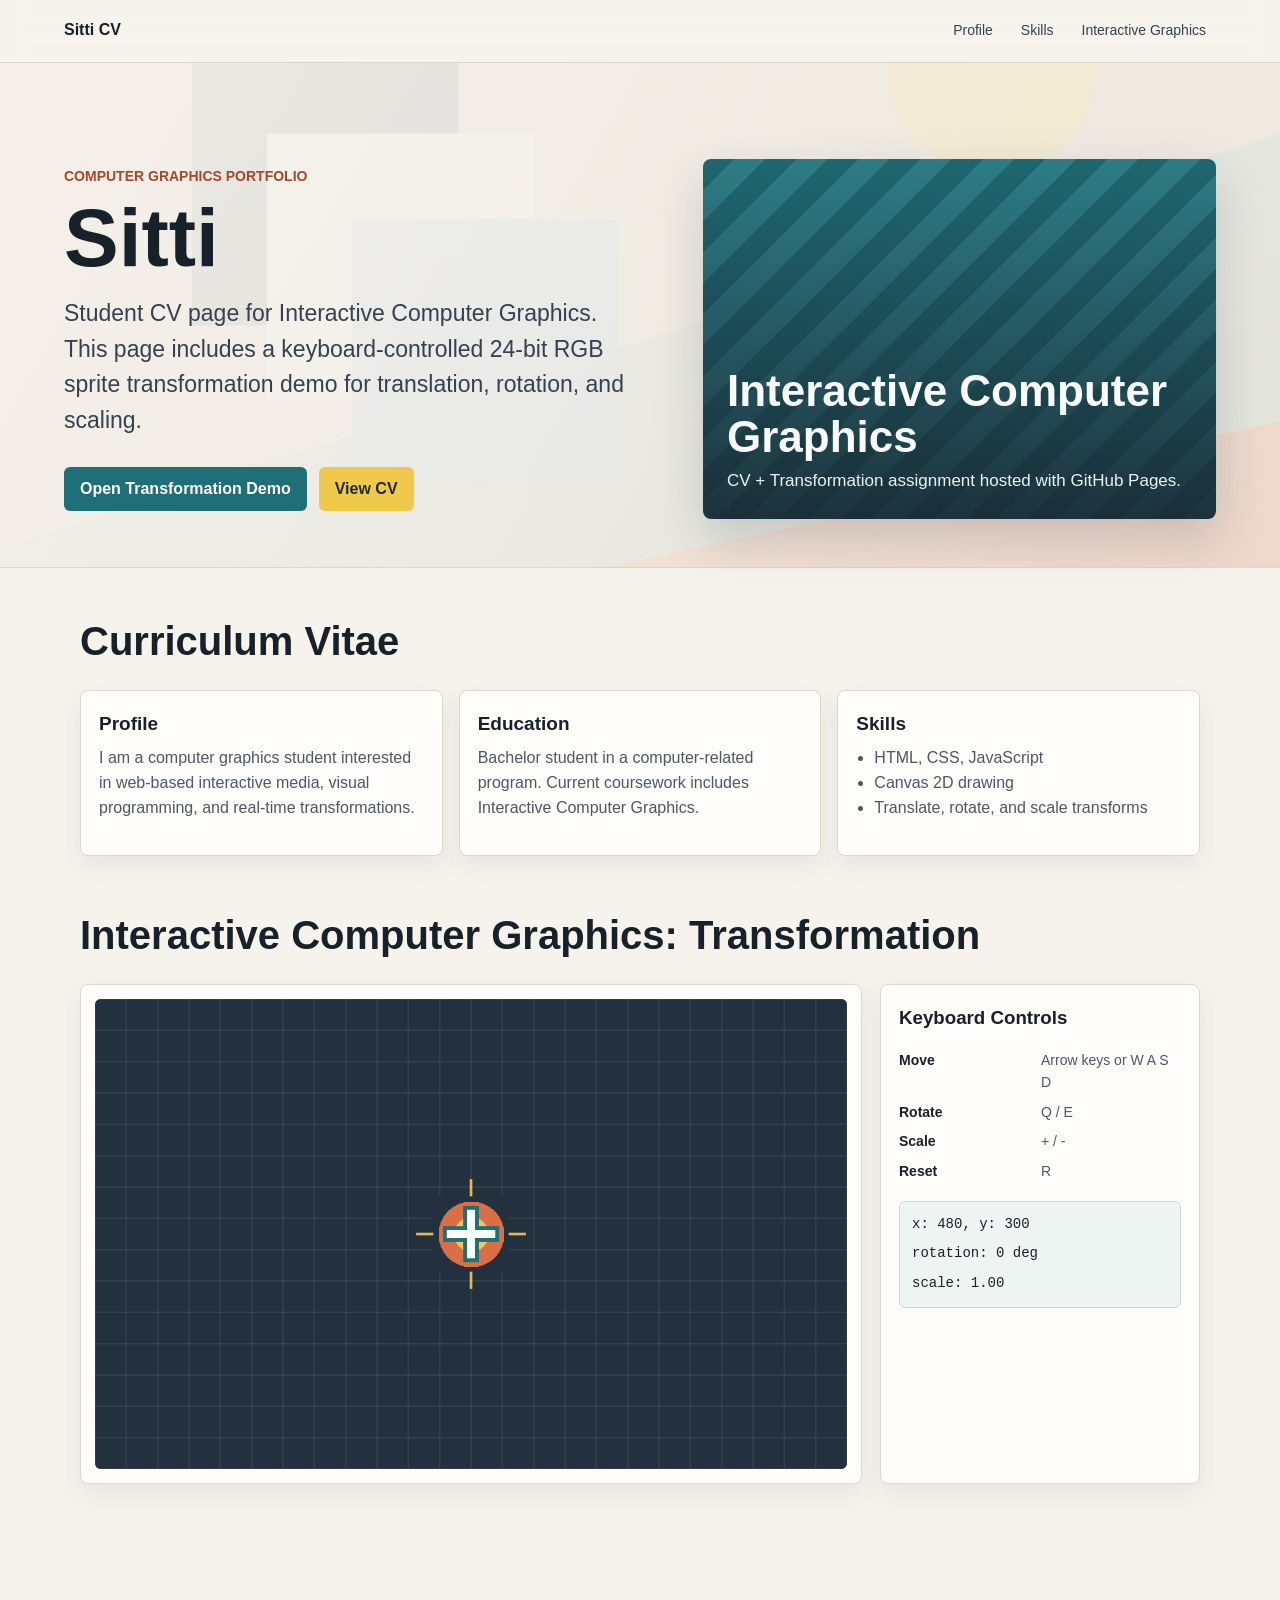
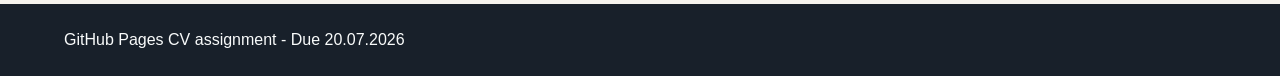
<file: index.html>
<!doctype html>
<html lang="en">
<head>
  <meta charset="utf-8">
  <meta name="viewport" content="width=device-width, initial-scale=1">
  <title>Sitti CV | Interactive Computer Graphics</title>
  <style>
    * {
      box-sizing: border-box;
    }

    html {
      scroll-behavior: smooth;
    }

    body {
      margin: 0;
      color: #18202a;
      background: #f6f3ed;
      font-family: Arial, Helvetica, sans-serif;
      line-height: 1.55;
    }

    .page {
      min-height: 100vh;
    }

    .topbar {
      position: sticky;
      top: 0;
      z-index: 10;
      display: flex;
      align-items: center;
      justify-content: space-between;
      gap: 16px;
      padding: 14px clamp(18px, 5vw, 64px);
      background: rgba(246, 243, 237, 0.92);
      border-bottom: 1px solid #ded7cb;
      backdrop-filter: blur(12px);
    }

    .brand {
      font-weight: 800;
      letter-spacing: 0;
    }

    .nav {
      display: flex;
      gap: 8px;
      flex-wrap: wrap;
      justify-content: flex-end;
    }

    .nav a {
      color: #36414f;
      text-decoration: none;
      font-size: 14px;
      padding: 6px 10px;
      border-radius: 6px;
    }

    .nav a:hover,
    .nav a:focus-visible {
      background: #e8e1d6;
      outline: none;
    }

    .hero {
      display: grid;
      grid-template-columns: minmax(0, 1.05fr) minmax(300px, 0.95fr);
      gap: clamp(28px, 6vw, 72px);
      align-items: center;
      padding: clamp(42px, 8vw, 96px) clamp(18px, 5vw, 64px) 48px;
      background:
        linear-gradient(120deg, rgba(246, 243, 237, 0.94), rgba(246, 243, 237, 0.72)),
        url("data:image/svg+xml,%3Csvg xmlns='http://www.w3.org/2000/svg' width='1200' height='800' viewBox='0 0 1200 800'%3E%3Crect width='1200' height='800' fill='%23d6c8b7'/%3E%3Cg opacity='.62'%3E%3Cpath d='M0 620L1200 230v570H0z' fill='%2399b6a8'/%3E%3Cpath d='M0 760L1200 500v300H0z' fill='%23d86f45'/%3E%3Ccircle cx='930' cy='170' r='98' fill='%23f3c94b'/%3E%3Cpath d='M180 160h250v250H180z' fill='%23314454'/%3E%3Cpath d='M250 230h250v250H250z' fill='%23f2efe9'/%3E%3Cpath d='M330 310h250v250H330z' fill='%238fb3d9'/%3E%3C/g%3E%3C/svg%3E");
      background-size: cover;
      background-position: center;
      border-bottom: 1px solid #ded7cb;
    }

    .eyebrow {
      margin: 0 0 10px;
      color: #a4492e;
      font-size: 14px;
      font-weight: 800;
      text-transform: uppercase;
    }

    h1,
    h2,
    h3,
    p {
      margin-top: 0;
    }

    h1 {
      max-width: 760px;
      margin-bottom: 18px;
      font-size: clamp(42px, 7vw, 82px);
      line-height: 0.98;
      letter-spacing: 0;
    }

    .lead {
      max-width: 680px;
      margin-bottom: 28px;
      color: #36414f;
      font-size: clamp(18px, 2.2vw, 23px);
    }

    .actions {
      display: flex;
      flex-wrap: wrap;
      gap: 12px;
    }

    .button {
      display: inline-flex;
      align-items: center;
      justify-content: center;
      min-height: 44px;
      padding: 10px 16px;
      color: #fff;
      background: #1f6f78;
      border: 0;
      border-radius: 6px;
      font-weight: 800;
      text-decoration: none;
    }

    .button.secondary {
      color: #1f2a35;
      background: #f0c84b;
    }

    .profile-panel {
      align-self: stretch;
      display: grid;
      align-content: end;
      min-height: 360px;
      padding: 24px;
      color: #f9fbfb;
      background:
        linear-gradient(180deg, rgba(24, 32, 42, 0.1), rgba(24, 32, 42, 0.82)),
        repeating-linear-gradient(135deg, #1f6f78 0 22px, #2f8790 22px 44px);
      border-radius: 8px;
      box-shadow: 0 20px 50px rgba(31, 42, 53, 0.18);
    }

    .profile-panel h2 {
      margin-bottom: 8px;
      font-size: clamp(28px, 4vw, 44px);
      line-height: 1.05;
      letter-spacing: 0;
    }

    .profile-panel p {
      margin: 0;
      color: #e8f3f1;
      font-size: 17px;
    }

    main {
      padding: 42px clamp(18px, 5vw, 64px) 72px;
    }

    .section {
      max-width: 1120px;
      margin: 0 auto 48px;
    }

    .section h2 {
      margin-bottom: 18px;
      font-size: clamp(26px, 4vw, 40px);
      letter-spacing: 0;
    }

    .grid {
      display: grid;
      grid-template-columns: repeat(3, minmax(0, 1fr));
      gap: 16px;
    }

    .card {
      min-height: 160px;
      padding: 18px;
      background: #fffdfa;
      border: 1px solid #ded7cb;
      border-radius: 8px;
      box-shadow: 0 10px 24px rgba(49, 68, 84, 0.08);
    }

    .card h3 {
      margin-bottom: 8px;
      font-size: 19px;
    }

    .card p,
    .card li {
      color: #4c5865;
    }

    .card ul {
      margin: 0;
      padding-left: 18px;
    }

    .demo-layout {
      display: grid;
      grid-template-columns: minmax(0, 1fr) 320px;
      gap: 18px;
      align-items: stretch;
    }

    .stage-wrap {
      padding: 14px;
      background: #fffdfa;
      border: 1px solid #ded7cb;
      border-radius: 8px;
      box-shadow: 0 10px 24px rgba(49, 68, 84, 0.08);
    }

    canvas {
      display: block;
      width: 100%;
      aspect-ratio: 16 / 10;
      background: #22313d;
      border-radius: 6px;
      outline: 2px solid transparent;
    }

    canvas:focus {
      outline-color: #f0c84b;
    }

    .controls {
      padding: 18px;
      background: #fffdfa;
      border: 1px solid #ded7cb;
      border-radius: 8px;
      box-shadow: 0 10px 24px rgba(49, 68, 84, 0.08);
    }

    .controls dl {
      display: grid;
      grid-template-columns: 90px 1fr;
      gap: 8px 12px;
      margin: 0 0 18px;
      color: #4c5865;
      font-size: 14px;
    }

    .controls dt {
      color: #18202a;
      font-weight: 800;
    }

    .readout {
      display: grid;
      gap: 8px;
      padding: 12px;
      background: #edf4f1;
      border: 1px solid #c9ddd6;
      border-radius: 6px;
      font-family: Consolas, "Courier New", monospace;
      font-size: 14px;
    }

    .footer {
      padding: 24px clamp(18px, 5vw, 64px);
      color: #f9fbfb;
      background: #18202a;
    }

    @media (max-width: 860px) {
      .topbar,
      .hero {
        align-items: flex-start;
      }

      .topbar,
      .nav {
        flex-direction: column;
      }

      .hero,
      .demo-layout,
      .grid {
        grid-template-columns: 1fr;
      }

      .profile-panel {
        min-height: 260px;
      }
    }
  </style>
</head>
<body>
  <div class="page">
    <header class="topbar">
      <div class="brand">Sitti CV</div>
      <nav class="nav" aria-label="Primary navigation">
        <a href="#profile">Profile</a>
        <a href="#skills">Skills</a>
        <a href="#graphics">Interactive Graphics</a>
      </nav>
    </header>

    <section class="hero" id="profile">
      <div>
        <p class="eyebrow">Computer Graphics Portfolio</p>
        <h1>Sitti</h1>
        <p class="lead">
          Student CV page for Interactive Computer Graphics. This page includes a keyboard-controlled
          24-bit RGB sprite transformation demo for translation, rotation, and scaling.
        </p>
        <div class="actions">
          <a class="button" href="#graphics">Open Transformation Demo</a>
          <a class="button secondary" href="#skills">View CV</a>
        </div>
      </div>
      <aside class="profile-panel" aria-label="Profile summary">
        <h2>Interactive Computer Graphics</h2>
        <p>CV + Transformation assignment hosted with GitHub Pages.</p>
      </aside>
    </section>

    <main>
      <section class="section" id="skills">
        <h2>Curriculum Vitae</h2>
        <div class="grid">
          <article class="card">
            <h3>Profile</h3>
            <p>
              I am a computer graphics student interested in web-based interactive media,
              visual programming, and real-time transformations.
            </p>
          </article>
          <article class="card">
            <h3>Education</h3>
            <p>
              Bachelor student in a computer-related program. Current coursework includes
              Interactive Computer Graphics.
            </p>
          </article>
          <article class="card">
            <h3>Skills</h3>
            <ul>
              <li>HTML, CSS, JavaScript</li>
              <li>Canvas 2D drawing</li>
              <li>Translate, rotate, and scale transforms</li>
            </ul>
          </article>
        </div>
      </section>

      <section class="section" id="graphics">
        <h2>Interactive Computer Graphics: Transformation</h2>
        <div class="demo-layout">
          <div class="stage-wrap">
            <canvas id="stage" width="960" height="600" tabindex="0" aria-label="Keyboard controlled sprite transformation demo"></canvas>
          </div>
          <aside class="controls">
            <h3>Keyboard Controls</h3>
            <dl>
              <dt>Move</dt>
              <dd>Arrow keys or W A S D</dd>
              <dt>Rotate</dt>
              <dd>Q / E</dd>
              <dt>Scale</dt>
              <dd>+ / -</dd>
              <dt>Reset</dt>
              <dd>R</dd>
            </dl>
            <div class="readout" aria-live="polite">
              <span id="position">x: 480, y: 300</span>
              <span id="rotation">rotation: 0 deg</span>
              <span id="scale">scale: 1.00</span>
            </div>
          </aside>
        </div>
      </section>
    </main>

    <footer class="footer">
      GitHub Pages CV assignment - Due 20.07.2026
    </footer>
  </div>

  <script>
    const canvas = document.getElementById("stage");
    const ctx = canvas.getContext("2d");
    const positionText = document.getElementById("position");
    const rotationText = document.getElementById("rotation");
    const scaleText = document.getElementById("scale");

    const spriteCanvas = document.createElement("canvas");
    const spriteSize = 96;
    spriteCanvas.width = spriteSize;
    spriteCanvas.height = spriteSize;
    const spriteCtx = spriteCanvas.getContext("2d", { alpha: false });
    const imageData = spriteCtx.createImageData(spriteSize, spriteSize);

    for (let y = 0; y < spriteSize; y += 1) {
      for (let x = 0; x < spriteSize; x += 1) {
        const i = (y * spriteSize + x) * 4;
        const dx = x - spriteSize / 2;
        const dy = y - spriteSize / 2;
        const distance = Math.sqrt(dx * dx + dy * dy);
        const isBody = distance < 42;
        const isCore = distance < 22;
        imageData.data[i] = isBody ? (isCore ? 240 : 216) : 34;
        imageData.data[i + 1] = isBody ? (isCore ? 200 : 111) : 49;
        imageData.data[i + 2] = isBody ? (isCore ? 75 : 69) : 61;
        imageData.data[i + 3] = 255;
      }
    }

    spriteCtx.putImageData(imageData, 0, 0);
    spriteCtx.fillStyle = "#1f6f78";
    spriteCtx.fillRect(38, 12, 20, 72);
    spriteCtx.fillRect(12, 38, 72, 20);
    spriteCtx.fillStyle = "#fffdfa";
    spriteCtx.fillRect(43, 17, 10, 62);
    spriteCtx.fillRect(17, 43, 62, 10);

    const state = {
      x: canvas.width / 2,
      y: canvas.height / 2,
      rotation: 0,
      scale: 1
    };

    function drawGrid() {
      ctx.fillStyle = "#22313d";
      ctx.fillRect(0, 0, canvas.width, canvas.height);
      ctx.strokeStyle = "rgba(255, 253, 250, 0.14)";
      ctx.lineWidth = 1;

      for (let x = 0; x <= canvas.width; x += 40) {
        ctx.beginPath();
        ctx.moveTo(x, 0);
        ctx.lineTo(x, canvas.height);
        ctx.stroke();
      }

      for (let y = 0; y <= canvas.height; y += 40) {
        ctx.beginPath();
        ctx.moveTo(0, y);
        ctx.lineTo(canvas.width, y);
        ctx.stroke();
      }
    }

    function drawAxes() {
      ctx.strokeStyle = "#f0c84b";
      ctx.lineWidth = 3;
      ctx.beginPath();
      ctx.moveTo(state.x - 70, state.y);
      ctx.lineTo(state.x + 70, state.y);
      ctx.moveTo(state.x, state.y - 70);
      ctx.lineTo(state.x, state.y + 70);
      ctx.stroke();
    }

    function render() {
      drawGrid();
      drawAxes();

      ctx.save();
      ctx.translate(state.x, state.y);
      ctx.rotate(state.rotation);
      ctx.scale(state.scale, state.scale);
      ctx.drawImage(spriteCanvas, -spriteSize / 2, -spriteSize / 2);
      ctx.restore();

      positionText.textContent = `x: ${Math.round(state.x)}, y: ${Math.round(state.y)}`;
      rotationText.textContent = `rotation: ${Math.round(state.rotation * 180 / Math.PI)} deg`;
      scaleText.textContent = `scale: ${state.scale.toFixed(2)}`;
    }

    function clamp(value, min, max) {
      return Math.min(max, Math.max(min, value));
    }

    function reset() {
      state.x = canvas.width / 2;
      state.y = canvas.height / 2;
      state.rotation = 0;
      state.scale = 1;
      render();
    }

    window.addEventListener("keydown", (event) => {
      const key = event.key.toLowerCase();
      const move = 16;
      let handled = true;

      if (key === "arrowleft" || key === "a") state.x -= move;
      else if (key === "arrowright" || key === "d") state.x += move;
      else if (key === "arrowup" || key === "w") state.y -= move;
      else if (key === "arrowdown" || key === "s") state.y += move;
      else if (key === "q") state.rotation -= Math.PI / 18;
      else if (key === "e") state.rotation += Math.PI / 18;
      else if (key === "+" || key === "=") state.scale += 0.1;
      else if (key === "-" || key === "_") state.scale -= 0.1;
      else if (key === "r") reset();
      else handled = false;

      if (!handled) return;
      event.preventDefault();
      state.x = clamp(state.x, 48, canvas.width - 48);
      state.y = clamp(state.y, 48, canvas.height - 48);
      state.scale = clamp(state.scale, 0.35, 2.5);
      render();
    });

    canvas.addEventListener("pointerdown", () => canvas.focus());
    render();
  </script>
</body>
</html>
</file>
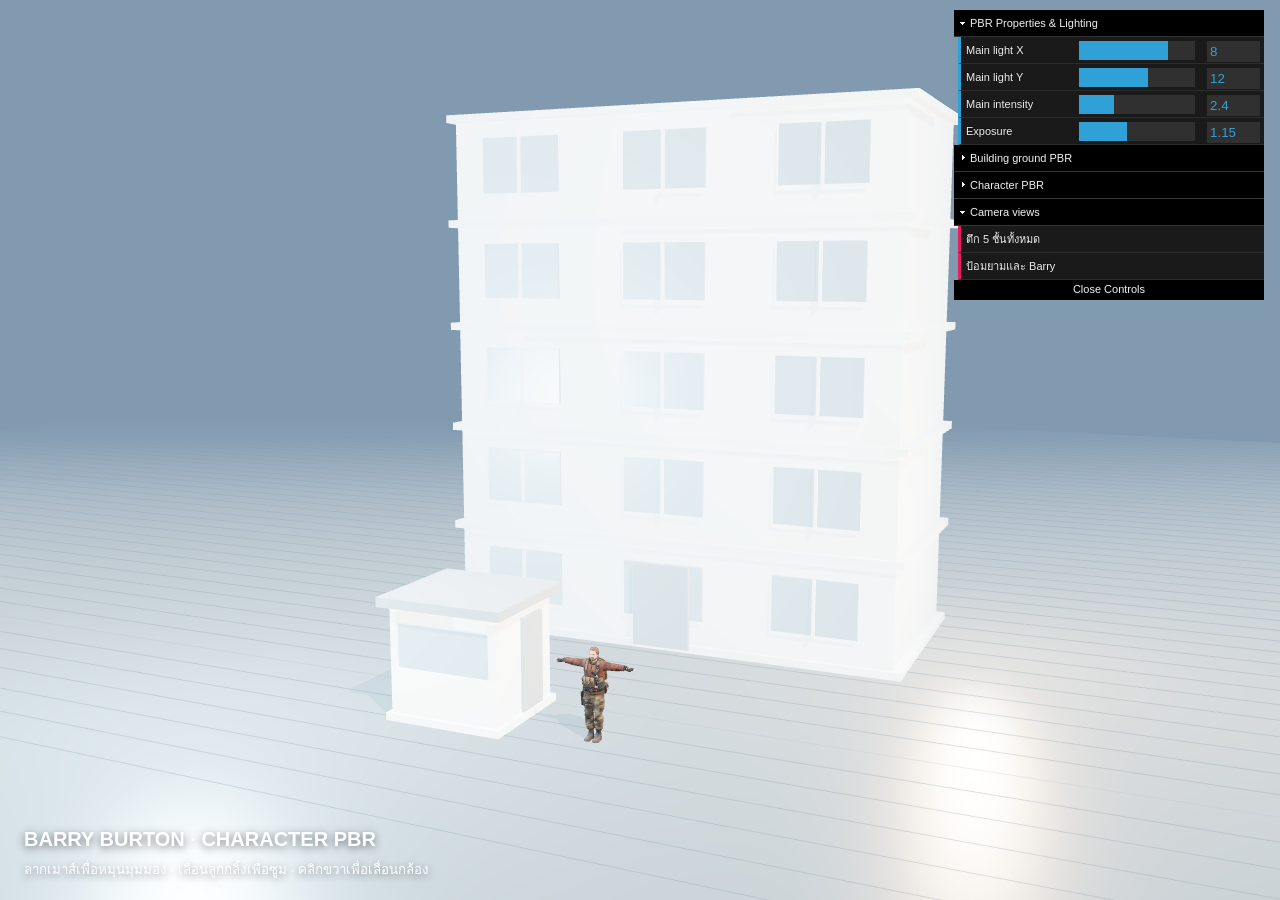
<file: character-pbr/index.html>
<!doctype html>
<html lang="th">
<head>
<meta charset="utf-8">
<meta name="viewport" content="width=device-width,initial-scale=1">
<title>Barry Burton — Character PBR</title>
<style>
*{box-sizing:border-box}body{margin:0;overflow:hidden;background:#819ab0;font-family:Arial,sans-serif}
canvas{display:block;touch-action:none}
#caption{position:fixed;bottom:20px;left:24px;color:white;text-shadow:0 2px 8px #0008;pointer-events:none;z-index:2}
#caption b{font-size:20px}#caption small{display:block;margin-top:8px}
#error{display:none;position:fixed;left:20px;top:20px;padding:18px;background:#fff;color:#982929;z-index:10;max-width:440px}
.dg.ac{z-index:4!important}.dg.main{margin-right:16px!important}
@media(max-width:600px){.dg.main{width:250px!important}#caption{left:16px;bottom:16px}}
</style>
</head>
<body>
<div id="caption"><b>BARRY BURTON · CHARACTER PBR</b><small>ลากเมาส์เพื่อหมุนมุมมอง · เลื่อนลูกกลิ้งเพื่อซูม · คลิกขวาเพื่อเลื่อนกล้อง</small></div>
<div id="error" role="alert"></div>
<script>
window.addEventListener('error',function(e){var box=document.getElementById('error');if(box){box.style.display='block';box.textContent='ไม่สามารถเปิดฉากได้: '+e.message;}});
</script>
<script src="vendor/three.min.js"></script>
<script src="vendor/OrbitControls.js"></script>
<script src="vendor/GLTFLoader.js"></script>
<script src="vendor/dat.gui.min.js"></script>
<script src="character-data.js"></script>
<script src="myhelmet-app.js"></script>
</body>
</html>
</file>
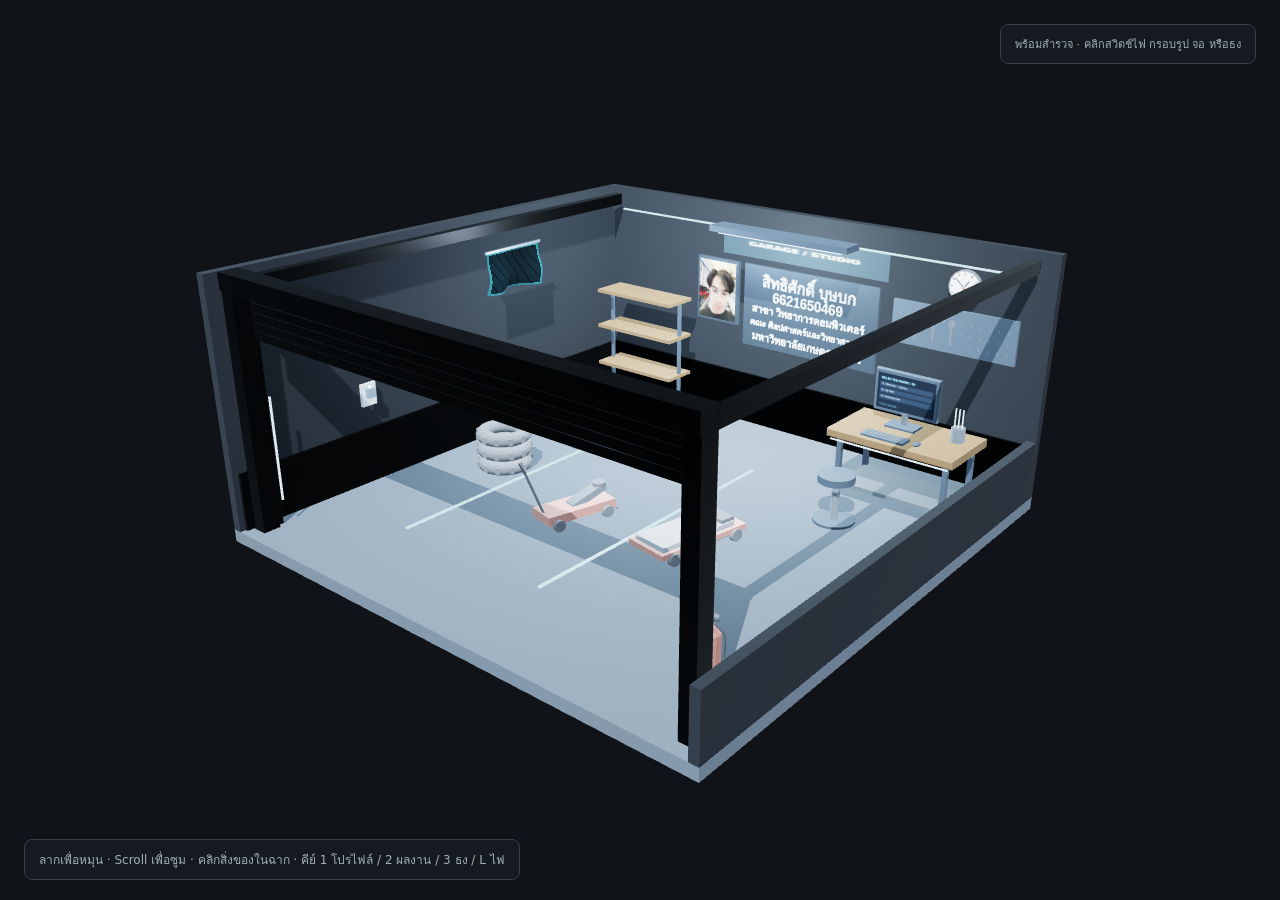
<file: final-portfolio/index.html>
<!doctype html>
<html lang="th">
<head>
<meta charset="utf-8">
<meta name="viewport" content="width=device-width,initial-scale=1">
<meta name="theme-color" content="#101418">
<title>Sittisak — Dark Garage Portfolio</title>
<link rel="stylesheet" href="projects.css">
<style>
:root{color-scheme:dark;--bg:#101418;--panel:#151b22ed;--line:#36414d;--text:#edf2f7;--muted:#a2afbd;--accent:#8de1ee}*{box-sizing:border-box}body{margin:0;background:var(--bg);font:14px system-ui,Tahoma,sans-serif;color:var(--text);overflow:hidden}canvas{display:block;touch-action:none}button,a{-webkit-tap-highlight-color:transparent}button{border:1px solid var(--line);background:#202833;padding:9px 11px;border-radius:7px;color:inherit;font:inherit;cursor:pointer}button:hover{border-color:var(--accent);background:#293743}button:focus-visible,a:focus-visible{outline:2px solid var(--accent);outline-offset:4px}button[aria-pressed=true]{color:var(--accent);border-color:var(--accent)}a{color:var(--accent)}.panel{position:fixed;z-index:2;left:24px;top:24px;width:265px;background:var(--panel);border:1px solid var(--line);border-radius:14px;padding:20px;backdrop-filter:blur(15px);box-shadow:0 12px 45px #0005}.eyebrow{font-size:10px;letter-spacing:.22em;color:var(--accent);margin:0 0 9px}h1{font-size:24px;letter-spacing:-.04em;margin:0 0 5px}.sub{font-size:12px;color:var(--muted);line-height:1.7;margin:0 0 16px}.buttons{display:flex;gap:6px;flex-wrap:wrap}.nav{display:grid;grid-template-columns:1fr 1fr;gap:6px;margin-top:14px}.nav button{font-size:12px;text-align:left}.footer{margin:16px 0 0;font-size:11px;color:var(--muted)}.hint{position:fixed;bottom:20px;left:24px;z-index:2;background:var(--panel);padding:10px 14px;border:1px solid var(--line);border-radius:8px;font-size:12px;color:var(--muted)}.status{position:fixed;right:24px;top:24px;background:var(--panel);border:1px solid var(--line);padding:10px 14px;border-radius:8px;z-index:2;font-size:11px;color:var(--muted);max-width:260px}.error{position:fixed;left:24px;bottom:85px;color:#ffc2ba;background:#421e24;padding:14px;display:none;z-index:4;max-width:90vw}.tooltip{position:fixed;display:none;z-index:3;pointer-events:none;border:1px solid var(--accent);background:#121b23ed;padding:8px 12px;border-radius:6px;font-size:12px}dialog{color:var(--text);background:#171e27;border:1px solid var(--line);border-radius:16px;padding:26px;width:min(540px,calc(100vw - 32px));max-height:85vh;box-shadow:0 25px 100px #0009}dialog::backdrop{background:#05090cbc;backdrop-filter:blur(6px)}dialog h2{margin:4px 0 18px;font-size:23px}dialog p,dialog li{line-height:1.8;color:#c5d0dc}.close{float:right}dl{display:grid;grid-template-columns:90px 1fr;gap:10px;font-size:13px}dt{color:var(--muted)}dd{margin:0;line-height:1.6}.portrait{width:90px;height:112px;object-fit:cover;border-radius:8px;float:left;margin:0 18px 15px 0}.empty{border:1px dashed #475363;border-radius:9px;padding:16px;margin:10px 0}.empty small{display:block;color:var(--muted);margin-top:5px}.settings{display:flex;gap:10px;align-items:center;flex-wrap:wrap;margin-top:15px}input[type=range]{accent-color:var(--accent);max-width:100%}.material-tag{color:var(--accent);font-size:12px}.dialog-clear{clear:both}body.inspecting .panel{opacity:.65}@media(max-width:700px){.panel{left:12px;top:12px;width:220px;padding:14px}h1{font-size:21px}.sub{font-size:11px;margin-bottom:10px}.nav button{padding:8px;font-size:11px}.hint{bottom:12px;left:12px;right:12px;font-size:10px}.status{top:auto;bottom:65px;right:12px;font-size:10px;max-width:190px}.footer{margin-top:10px}.buttons button{font-size:11px}dialog{padding:20px}}@media(prefers-reduced-motion:reduce){*{scroll-behavior:auto}}
</style>
</head>
<body>
<div class="status" id="status" role="status" aria-live="polite">กำลังเตรียมฉาก 3D…</div>
<div class="hint">ลากเพื่อหมุน · Scroll เพื่อซูม · คลิกสิ่งของในฉาก · คีย์ 1 โปรไฟล์ / 2 ผลงาน / 3 ธง / L ไฟ</div>
<div id="tooltip" class="tooltip"></div>
<div id="error" class="error" role="alert"></div>
<dialog id="detail" aria-labelledby="detail-title"><button class="close" id="close-detail" aria-label="ปิดข้อมูล">✕</button><p class="eyebrow" id="detail-kicker"></p><h2 id="detail-title"></h2><div id="detail-body"></div></dialog>
<script>addEventListener('error',function(e){var box=document.querySelector('#error');box.style.display='block';box.textContent='เปิดฉากไม่สำเร็จ: '+e.message;});</script>
<script src="vendor/three.min.js"></script>
<script src="vendor/OrbitControls.js"></script>
<script src="vendor/GLTFLoader.js"></script>
<script src="portrait-data.js"></script>
<script src="projects-data.js"></script>
<script src="garage-model-data.js"></script>
<script src="garage-progress.js"></script>
<script src="garage-props.js"></script>
<script src="garage-shaders.js"></script>
<script src="garage-final.js"></script>
<script src="viewer.js"></script>
</body>
</html>
</file>
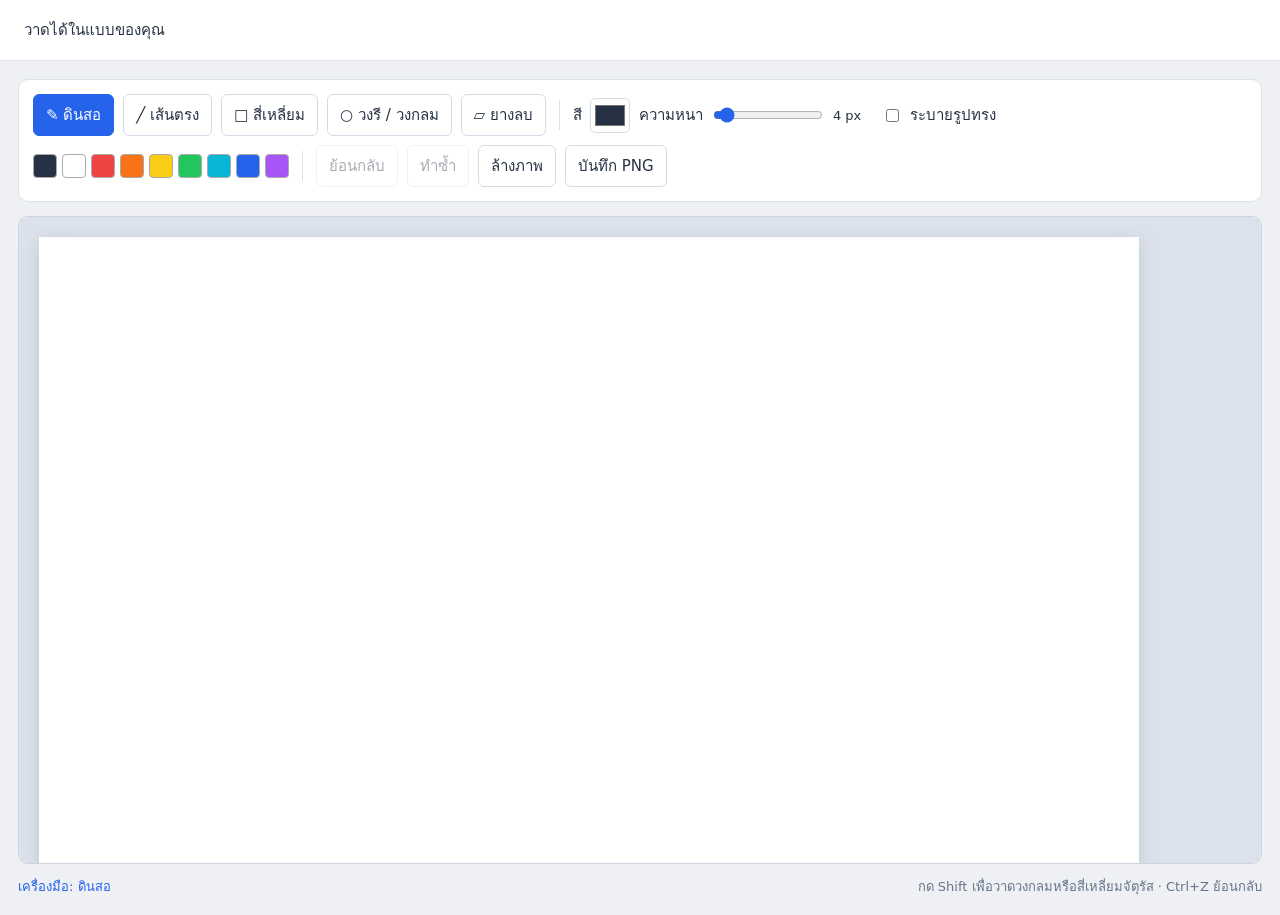
<file: paint-assignment/index.html>
<!doctype html>
<html lang="th">
<head>
<meta charset="utf-8">
<meta name="viewport" content="width=device-width,initial-scale=1">
<title>My Paint — Assignment 2</title>
<style>
*{box-sizing:border-box}body{margin:0;background:#eef0f4;color:#263244;font:15px system-ui,sans-serif}header{padding:18px 24px;background:#fff;border-bottom:1px solid #dce1e8;display:flex;justify-content:space-between;align-items:center;gap:15px}h1{font-size:23px;margin:0}header small{color:#718094}.app{padding:18px;max-width:1400px;margin:auto}.toolbar{display:flex;flex-wrap:wrap;align-items:center;gap:9px;padding:14px;background:#fff;border:1px solid #dce1e8;border-radius:10px;margin-bottom:14px}button{font:inherit;border:1px solid #d4dce7;border-radius:6px;background:#fff;color:#263244;padding:8px 12px;cursor:pointer}button:hover{background:#edf3fd}button.active{color:#fff;background:#2563eb;border-color:#2563eb}button:disabled{opacity:.4;cursor:default}.divider{width:1px;height:30px;background:#dce1e8;margin:0 4px}label{display:flex;align-items:center;gap:8px}input[type=color]{width:40px;height:35px;padding:2px;border:1px solid #d4dce7;background:white;border-radius:5px}input[type=range]{width:110px;accent-color:#2563eb}output{min-width:40px;font-size:13px;font-variant-numeric:tabular-nums}.palette{display:flex;gap:5px}.swatch{width:24px;height:24px;padding:0;border:1px solid #aaa;border-radius:4px}.paper{overflow:auto;background:#dce2eb;border:1px solid #cbd4df;border-radius:10px;padding:20px;max-height:72vh}canvas{display:block;background:white;box-shadow:0 4px 16px #28344625;touch-action:none;cursor:crosshair}footer{margin-top:12px;display:flex;justify-content:space-between;gap:12px;color:#66758a;font-size:13px}#status{color:#2563eb}@media(max-width:600px){header{padding:14px}header small{display:none}.app{padding:10px}.paper{padding:10px}.divider{display:none}.palette{flex-wrap:wrap}footer{flex-wrap:wrap}}
</style>
</head>
<body>
<header><span>วาดได้ในแบบของคุณ</span></header>
<main class="app">
<section class="toolbar" aria-label="เครื่องมือวาดภาพ">
<button type="button" data-tool="pencil" class="active" aria-pressed="true">✎ ดินสอ</button>
<button type="button" data-tool="line" aria-pressed="false">╱ เส้นตรง</button>
<button type="button" data-tool="rect" aria-pressed="false">□ สี่เหลี่ยม</button>
<button type="button" data-tool="ellipse" aria-pressed="false">○ วงรี / วงกลม</button>
<button type="button" data-tool="eraser" aria-pressed="false">▱ ยางลบ</button>
<span class="divider"></span>
<label>สี <input id="color" type="color" value="#263244" aria-label="เลือกสีเส้น"></label>
<label>ความหนา <input id="width" type="range" min="1" max="50" value="4" aria-label="ความหนาเส้น"><output id="width-value">4 px</output></label>
<label><input id="fill" type="checkbox">ระบายรูปทรง</label>
<div class="palette" aria-label="ชุดสี"></div>
<span class="divider"></span>
<button id="undo" type="button" disabled>ย้อนกลับ</button><button id="redo" type="button" disabled>ทำซ้ำ</button>
<button id="clear" type="button">ล้างภาพ</button><button id="save" type="button">บันทึก PNG</button>
</section>
<div class="paper"><canvas id="canvas" width="1100" height="650" aria-label="กระดาษวาดภาพ" tabindex="0"></canvas></div>
<footer><span id="status" role="status">เครื่องมือ: ดินสอ</span><span>กด Shift เพื่อวาดวงกลมหรือสี่เหลี่ยมจัตุรัส · Ctrl+Z ย้อนกลับ</span></footer>
</main>
<script>
'use strict';
const canvas=document.querySelector('#canvas'),ctx=canvas.getContext('2d',{willReadFrequently:true});
const colorInput=document.querySelector('#color'),widthInput=document.querySelector('#width'),fillInput=document.querySelector('#fill');
const names={pencil:'ดินสอ',line:'เส้นตรง',rect:'สี่เหลี่ยม',ellipse:'วงรี / วงกลม',eraser:'ยางลบ'};
let tool='pencil',drawing=false,start=null,last=null,snapshot=null,stroke=null;
let history=[ctx.getImageData(0,0,canvas.width,canvas.height)],historyIndex=0;
function updateButtons(){document.querySelector('#undo').disabled=historyIndex===0;document.querySelector('#redo').disabled=historyIndex===history.length-1;}
function commit(){history=history.slice(0,historyIndex+1);history.push(ctx.getImageData(0,0,canvas.width,canvas.height));if(history.length>25)history.shift();historyIndex=history.length-1;updateButtons();}
function restore(){ctx.putImageData(history[historyIndex],0,0);updateButtons();}
document.querySelectorAll('[data-tool]').forEach(button=>button.addEventListener('click',()=>{tool=button.dataset.tool;document.querySelectorAll('[data-tool]').forEach(b=>{const chosen=b===button;b.classList.toggle('active',chosen);b.setAttribute('aria-pressed',chosen);});document.querySelector('#status').textContent='เครื่องมือ: '+names[tool];canvas.style.cursor=tool==='eraser'?'cell':'crosshair';}));
widthInput.addEventListener('input',()=>document.querySelector('#width-value').textContent=widthInput.value+' px');
['#263244','#ffffff','#ef4444','#f97316','#facc15','#22c55e','#06b6d4','#2563eb','#a855f7'].forEach(color=>{const b=document.createElement('button');b.type='button';b.className='swatch';b.style.background=color;b.setAttribute('aria-label','เลือกสี '+color);b.addEventListener('click',()=>colorInput.value=color);document.querySelector('.palette').appendChild(b);});
function point(event){const r=canvas.getBoundingClientRect();return{x:(event.clientX-r.left)*canvas.width/r.width,y:(event.clientY-r.top)*canvas.height/r.height};}
function configure(){ctx.globalCompositeOperation=stroke.tool==='eraser'?'destination-out':'source-over';ctx.lineWidth=stroke.width;ctx.lineCap='round';ctx.lineJoin='round';ctx.strokeStyle=stroke.color;ctx.fillStyle=stroke.color;}
function dot(p){configure();ctx.beginPath();ctx.arc(p.x,p.y,stroke.width/2,0,Math.PI*2);ctx.fill();}
function segment(a,b){configure();ctx.beginPath();ctx.moveTo(a.x,a.y);ctx.lineTo(b.x,b.y);ctx.stroke();}
function shape(p,shift){ctx.putImageData(snapshot,0,0);configure();let dx=p.x-start.x,dy=p.y-start.y;if(shift&&stroke.tool!=='line'){const side=Math.max(Math.abs(dx),Math.abs(dy));dx=(dx<0?-1:1)*side;dy=(dy<0?-1:1)*side;}ctx.beginPath();if(stroke.tool==='line'){ctx.moveTo(start.x,start.y);ctx.lineTo(p.x,p.y);}else if(stroke.tool==='rect'){ctx.rect(start.x,start.y,dx,dy);}else{ctx.ellipse(start.x+dx/2,start.y+dy/2,Math.abs(dx)/2,Math.abs(dy)/2,0,0,Math.PI*2);}if(stroke.fill&&stroke.tool!=='line')ctx.fill();ctx.stroke();}
canvas.addEventListener('pointerdown',event=>{if(drawing||event.button!==0)return;event.preventDefault();canvas.focus({preventScroll:true});drawing=true;start=last=point(event);snapshot=ctx.getImageData(0,0,canvas.width,canvas.height);stroke={tool,color:colorInput.value,width:Number(widthInput.value),fill:fillInput.checked};canvas.setPointerCapture(event.pointerId);if(stroke.tool==='pencil'||stroke.tool==='eraser')dot(start);});
canvas.addEventListener('pointermove',event=>{if(!drawing)return;const p=point(event);if(stroke.tool==='pencil'||stroke.tool==='eraser'){segment(last,p);last=p;}else shape(p,event.shiftKey);});
canvas.addEventListener('pointerup',event=>{if(!drawing)return;const p=point(event);if(stroke.tool==='pencil'||stroke.tool==='eraser')segment(last,p);else shape(p,event.shiftKey);drawing=false;ctx.globalCompositeOperation='source-over';commit();});
canvas.addEventListener('pointercancel',()=>{if(drawing){ctx.putImageData(snapshot,0,0);drawing=false;ctx.globalCompositeOperation='source-over';}});
function undo(){if(!drawing&&historyIndex>0){historyIndex--;restore();}}
function redo(){if(!drawing&&historyIndex<history.length-1){historyIndex++;restore();}}
document.querySelector('#undo').addEventListener('click',undo);document.querySelector('#redo').addEventListener('click',redo);
document.querySelector('#clear').addEventListener('click',()=>{if(drawing)return;if(confirm('ล้างภาพทั้งหมด? สามารถกดย้อนกลับเพื่อคืนภาพได้')){ctx.clearRect(0,0,canvas.width,canvas.height);commit();}});
document.querySelector('#save').addEventListener('click',()=>{const exportCanvas=document.createElement('canvas');exportCanvas.width=canvas.width;exportCanvas.height=canvas.height;const out=exportCanvas.getContext('2d');out.fillStyle='#fff';out.fillRect(0,0,canvas.width,canvas.height);out.drawImage(canvas,0,0);exportCanvas.toBlob(blob=>{if(!blob)return;const url=URL.createObjectURL(blob),a=document.createElement('a');a.href=url;a.download='my-paint.png';a.click();setTimeout(()=>URL.revokeObjectURL(url),1000);},'image/png');});
addEventListener('keydown',event=>{if((event.ctrlKey||event.metaKey)&&event.key.toLowerCase()==='z'){event.preventDefault();event.shiftKey?redo():undo();}else if((event.ctrlKey||event.metaKey)&&event.key.toLowerCase()==='y'){event.preventDefault();redo();}});
</script>
</body>
</html>
</file>
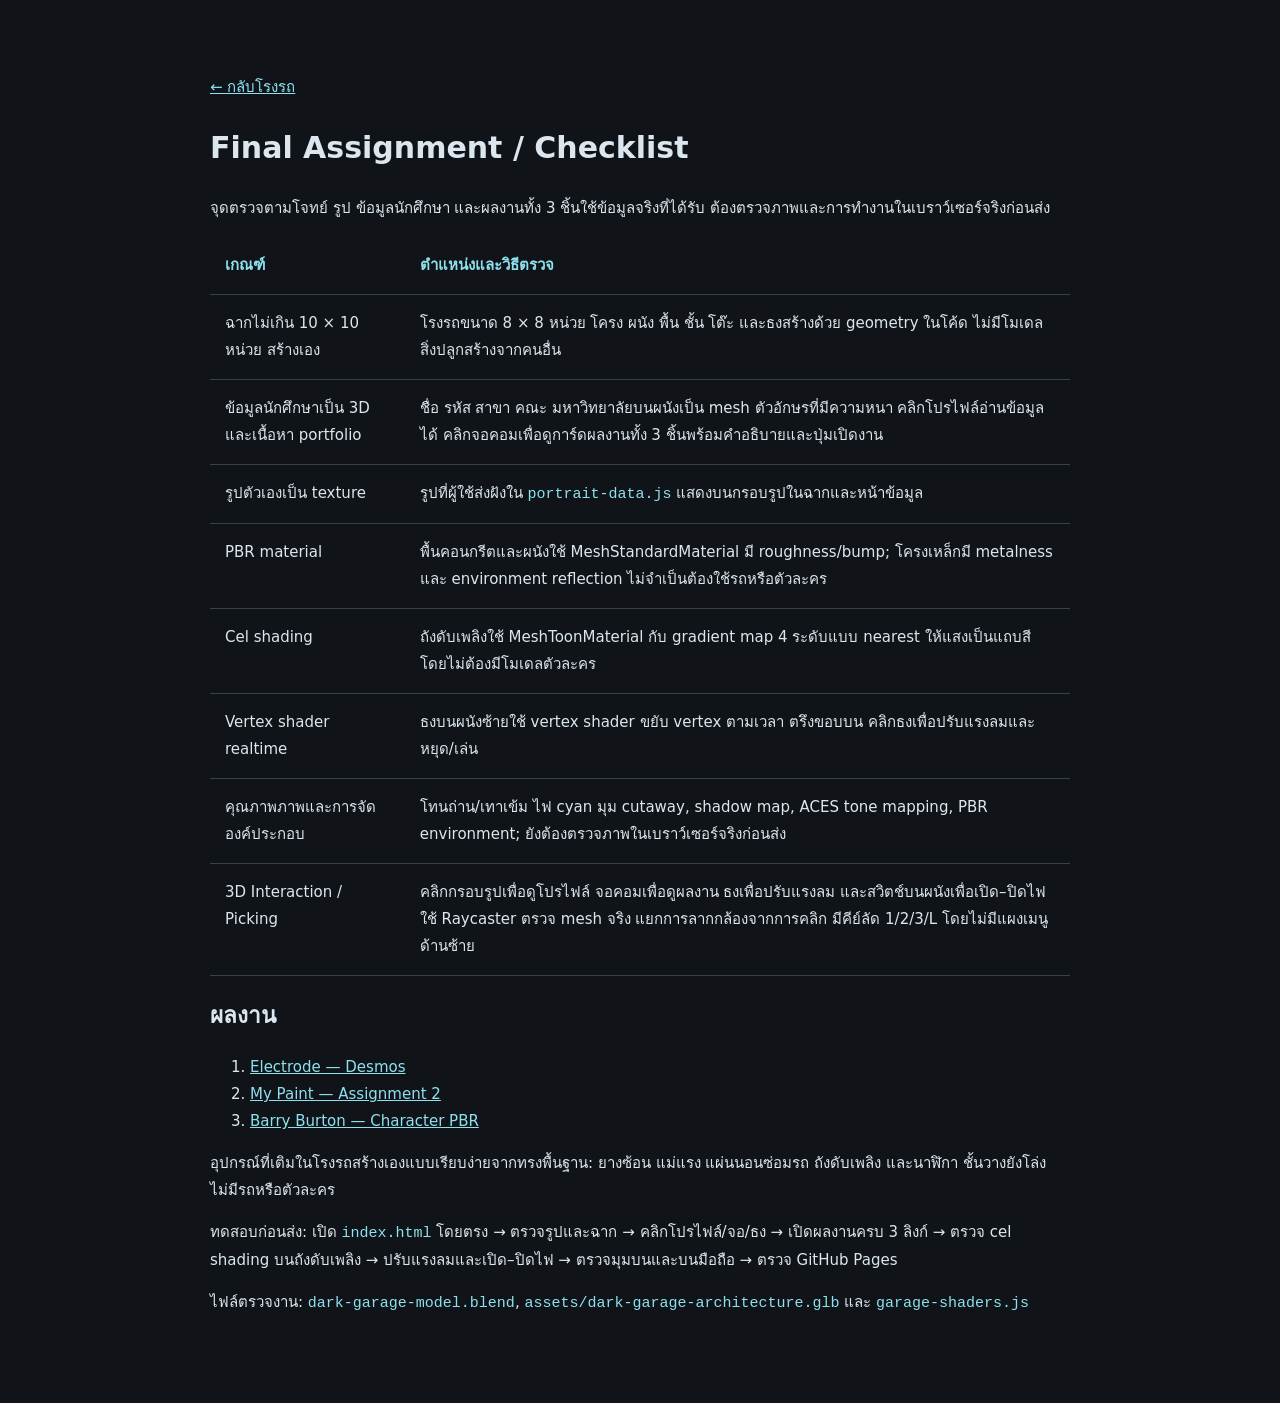
<file: final-portfolio/checklist.html>
<!doctype html>
<html lang="th">
<head><meta charset="utf-8"><meta name="viewport" content="width=device-width,initial-scale=1"><title>Final checklist — Dark Garage</title>
<style>body{margin:0;background:#101418;color:#dce6ef;font:15px/1.8 system-ui,Tahoma,sans-serif}main{max-width:860px;margin:50px auto;padding:24px}h1{font-size:30px}a{color:#8de1ee}td,th{padding:15px;text-align:left;border-bottom:1px solid #36414d;vertical-align:top}table{width:100%;border-collapse:collapse}th{color:#8de1ee}code{color:#8de1ee}@media(max-width:600px){main{margin:15px auto;padding:16px}td,th{padding:10px;font-size:12px}}</style>
</head>
<body><main>
<a href="index.html">← กลับโรงรถ</a><h1>Final Assignment / Checklist</h1>
<p>จุดตรวจตามโจทย์ รูป ข้อมูลนักศึกษา และผลงานทั้ง 3 ชิ้นใช้ข้อมูลจริงที่ได้รับ ต้องตรวจภาพและการทำงานในเบราว์เซอร์จริงก่อนส่ง</p>
<table><thead><tr><th>เกณฑ์</th><th>ตำแหน่งและวิธีตรวจ</th></tr></thead><tbody>
<tr><td>ฉากไม่เกิน 10 × 10 หน่วย สร้างเอง</td><td>โรงรถขนาด 8 × 8 หน่วย โครง ผนัง พื้น ชั้น โต๊ะ และธงสร้างด้วย geometry ในโค้ด ไม่มีโมเดลสิ่งปลูกสร้างจากคนอื่น</td></tr>
<tr><td>ข้อมูลนักศึกษาเป็น 3D และเนื้อหา portfolio</td><td>ชื่อ รหัส สาขา คณะ มหาวิทยาลัยบนผนังเป็น mesh ตัวอักษรที่มีความหนา คลิกโปรไฟล์อ่านข้อมูลได้ คลิกจอคอมเพื่อดูการ์ดผลงานทั้ง 3 ชิ้นพร้อมคำอธิบายและปุ่มเปิดงาน</td></tr>
<tr><td>รูปตัวเองเป็น texture</td><td>รูปที่ผู้ใช้ส่งฝังใน <code>portrait-data.js</code> แสดงบนกรอบรูปในฉากและหน้าข้อมูล</td></tr>
<tr><td>PBR material</td><td>พื้นคอนกรีตและผนังใช้ MeshStandardMaterial มี roughness/bump; โครงเหล็กมี metalness และ environment reflection ไม่จำเป็นต้องใช้รถหรือตัวละคร</td></tr>
<tr><td>Cel shading</td><td>ถังดับเพลิงใช้ MeshToonMaterial กับ gradient map 4 ระดับแบบ nearest ให้แสงเป็นแถบสี โดยไม่ต้องมีโมเดลตัวละคร</td></tr>
<tr><td>Vertex shader realtime</td><td>ธงบนผนังซ้ายใช้ vertex shader ขยับ vertex ตามเวลา ตรึงขอบบน คลิกธงเพื่อปรับแรงลมและหยุด/เล่น</td></tr>
<tr><td>คุณภาพภาพและการจัดองค์ประกอบ</td><td>โทนถ่าน/เทาเข้ม ไฟ cyan มุม cutaway, shadow map, ACES tone mapping, PBR environment; ยังต้องตรวจภาพในเบราว์เซอร์จริงก่อนส่ง</td></tr>
<tr><td>3D Interaction / Picking</td><td>คลิกกรอบรูปเพื่อดูโปรไฟล์ จอคอมเพื่อดูผลงาน ธงเพื่อปรับแรงลม และสวิตช์บนผนังเพื่อเปิด–ปิดไฟ ใช้ Raycaster ตรวจ mesh จริง แยกการลากกล้องจากการคลิก มีคีย์ลัด 1/2/3/L โดยไม่มีแผงเมนูด้านซ้าย</td></tr>
</tbody></table>
<h2>ผลงาน</h2>
<ol>
<li><a href="https://www.desmos.com/calculator/ii0ryabjgz" target="_blank" rel="noopener noreferrer">Electrode — Desmos</a></li>
<li><a href="https://russiasg1234-del.github.io/sia/paint-assignment/" target="_blank" rel="noopener noreferrer">My Paint — Assignment 2</a></li>
<li><a href="https://russiasg1234-del.github.io/sia/character-pbr/" target="_blank" rel="noopener noreferrer">Barry Burton — Character PBR</a></li>
</ol>
<p>อุปกรณ์ที่เติมในโรงรถสร้างเองแบบเรียบง่ายจากทรงพื้นฐาน: ยางซ้อน แม่แรง แผ่นนอนซ่อมรถ ถังดับเพลิง และนาฬิกา ชั้นวางยังโล่ง ไม่มีรถหรือตัวละคร</p>
<p>ทดสอบก่อนส่ง: เปิด <code>index.html</code> โดยตรง → ตรวจรูปและฉาก → คลิกโปรไฟล์/จอ/ธง → เปิดผลงานครบ 3 ลิงก์ → ตรวจ cel shading บนถังดับเพลิง → ปรับแรงลมและเปิด–ปิดไฟ → ตรวจมุมบนและบนมือถือ → ตรวจ GitHub Pages</p>
<p>ไฟล์ตรวจงาน: <code>dark-garage-model.blend</code>, <code>assets/dark-garage-architecture.glb</code> และ <code>garage-shaders.js</code></p>
</main></body></html>
</file>
<file: final-portfolio/projects.css>
.project-intro{margin:0 0 16px;font-size:13px}.project-card{padding:18px;margin:12px 0;border:1px solid #36414d;border-radius:12px;background:#111922}.project-top{display:flex;align-items:center;justify-content:space-between;gap:12px}.project-number{font:600 12px ui-monospace,monospace;color:#8de1ee}.project-category{font-size:9px;letter-spacing:.09em;color:#a2afbd}.project-card h3{font-size:18px;line-height:1.4;margin:9px 0}.project-card p{font-size:13px;margin:0 0 12px}.project-tools{font-size:11px;color:#a2afbd;margin-bottom:14px}.project-link{display:inline-block;text-decoration:none;border:1px solid #75aeba;padding:8px 12px;border-radius:6px;font-size:12px;color:#b6f1fa;background:#1c303d}.project-link:hover{background:#2c4655}.project-note{font-size:11px!important;color:#a2afbd!important}
</file>
